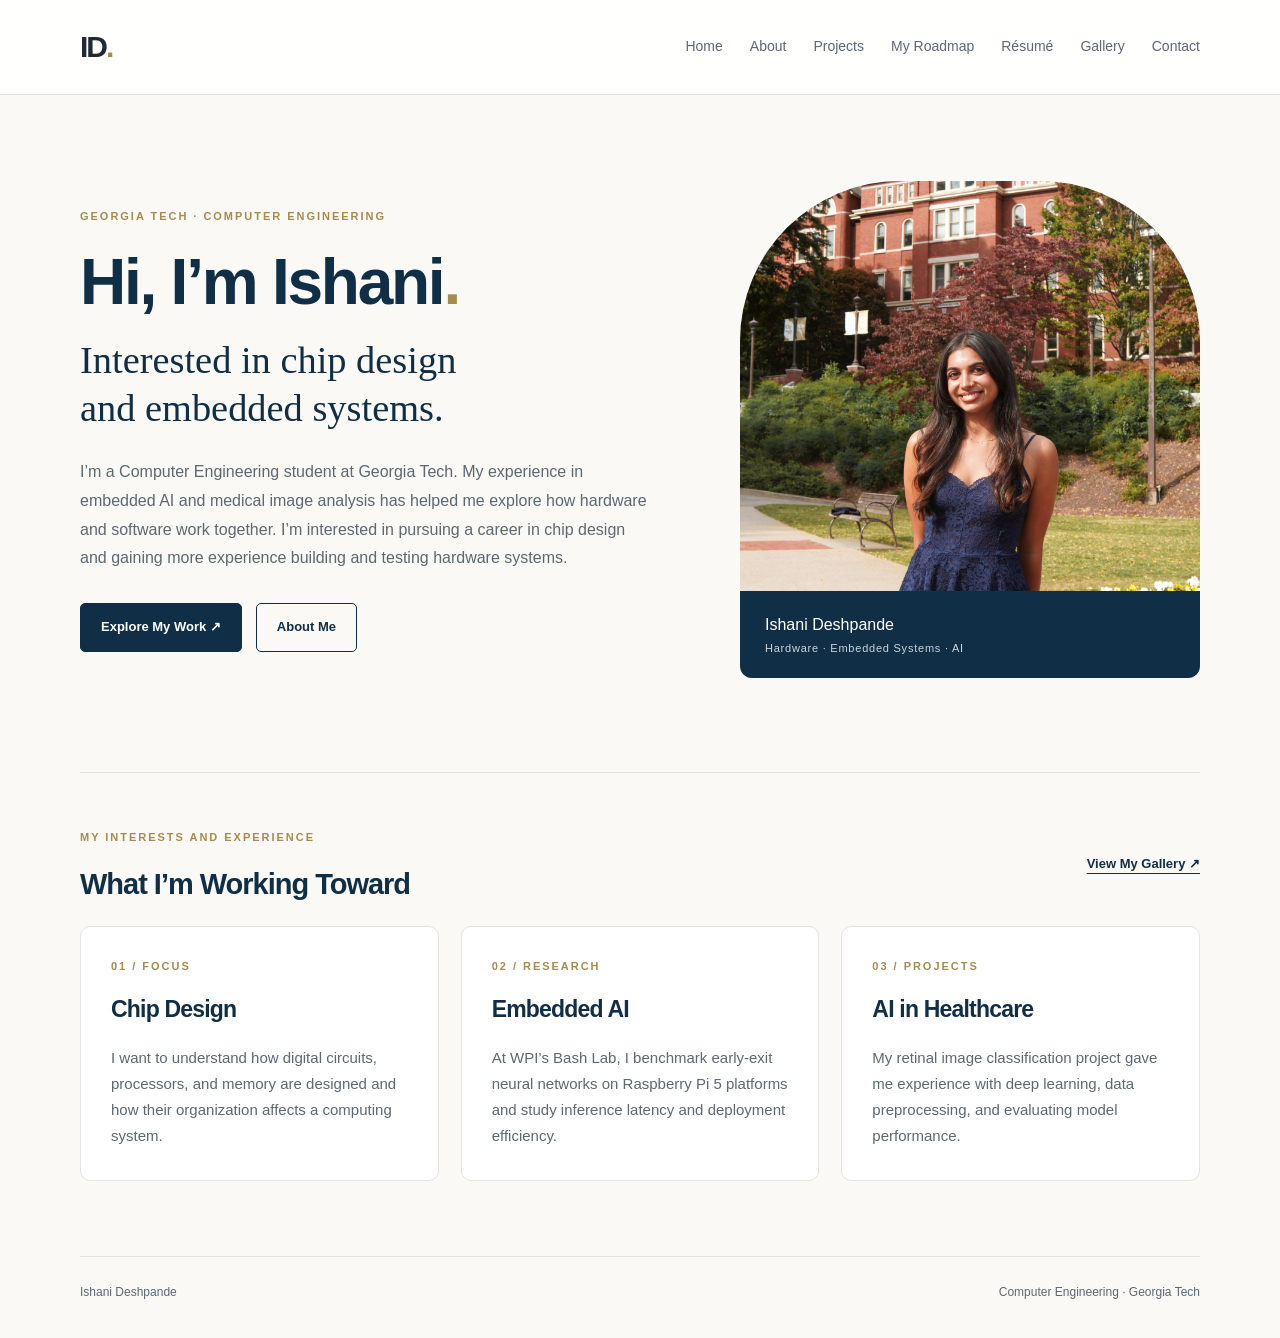
<file: index.html>
<!doctype html>
<html lang="en">
<head>
  <meta charset="utf-8">
  <meta name="viewport" content="width=device-width, initial-scale=1">
  <meta name="description"
        content="Ishani Deshpande, Computer Engineering student at Georgia Tech interested in chip design and embedded systems.">
  <title>Home | Ishani Deshpande</title>
  <link rel="stylesheet" href="style.css">
</head>

<body>
  <a class="skip" href="#main">Skip to content</a>

  <header>
    <div class="nav-wrap">
      <a class="brand" href="index.html">ID<span>.</span></a>
      <nav aria-label="Main navigation">
      <a href="index.html">Home</a>
      <a href="about.html">About</a>
      <a href="projects.html">Projects</a>
      <a href="roadmap.html">My Roadmap</a>
      <a href="resume.html">Résumé</a>
      <a href="gallery.html">Gallery</a>
      <a href="contact.html">Contact</a>
</nav>
    </div>
  </header>

  <main id="main">
    <section class="hero">
      <div>
        <p class="eyebrow">
          Georgia Tech · Computer Engineering
        </p>

        <h1>Hi, I’m Ishani<span class="gold">.</span></h1>

        <p class="hero-sub">
          Interested in chip design<br>
          and embedded systems.
        </p>

        <p class="lead">
          I’m a Computer Engineering student at Georgia Tech.
          My experience in embedded AI and medical image analysis
          has helped me explore how hardware and software work
          together. I’m interested in pursuing a career in chip
          design and gaining more experience building and testing
          hardware systems.
        </p>

        <div class="actions">
          <a class="button" href="projects.html">
            Explore My Work ↗
          </a>

          <a class="button outline" href="about.html">
            About Me
          </a>
        </div>
      </div>

      <div class="portrait-panel">
        <img
          src="assets/IMG_2342%202.JPG"
          alt="Portrait of Ishani Deshpande"
          width="440"
          height="500">

        <div class="portrait-caption">
          <span>Ishani Deshpande</span>
          <small>Hardware · Embedded Systems · AI</small>
        </div>
      </div>
    </section>

    <section class="section">
      <div class="section-top">
        <div>
          <p class="eyebrow">My Interests and Experience</p>
          <h2>What I’m Working Toward</h2>
        </div>

        <a class="text-link" href="gallery.html">
          View My Gallery ↗
        </a>
      </div>

      <div class="grid three">
        <article class="card">
          <p class="eyebrow">01 / Focus</p>
          <h2>Chip Design</h2>
          <p>
            I want to understand how digital circuits,
            processors, and memory are designed and how
            their organization affects a computing system.
          </p>
        </article>

        <article class="card">
          <p class="eyebrow">02 / Research</p>
          <h2>Embedded AI</h2>
          <p>
            At WPI’s Bash Lab, I benchmark early-exit neural
            networks on Raspberry Pi 5 platforms and study
            inference latency and deployment efficiency.
          </p>
        </article>

        <article class="card">
          <p class="eyebrow">03 / Projects</p>
          <h2>AI in Healthcare</h2>
          <p>
            My retinal image classification project gave me
            experience with deep learning, data preprocessing,
            and evaluating model performance.
          </p>
        </article>
      </div>
    </section>
  </main>

  <footer>
    <span>Ishani Deshpande</span>
    <span>Computer Engineering · Georgia Tech</span>
  </footer>
</body>
</html>
</file>
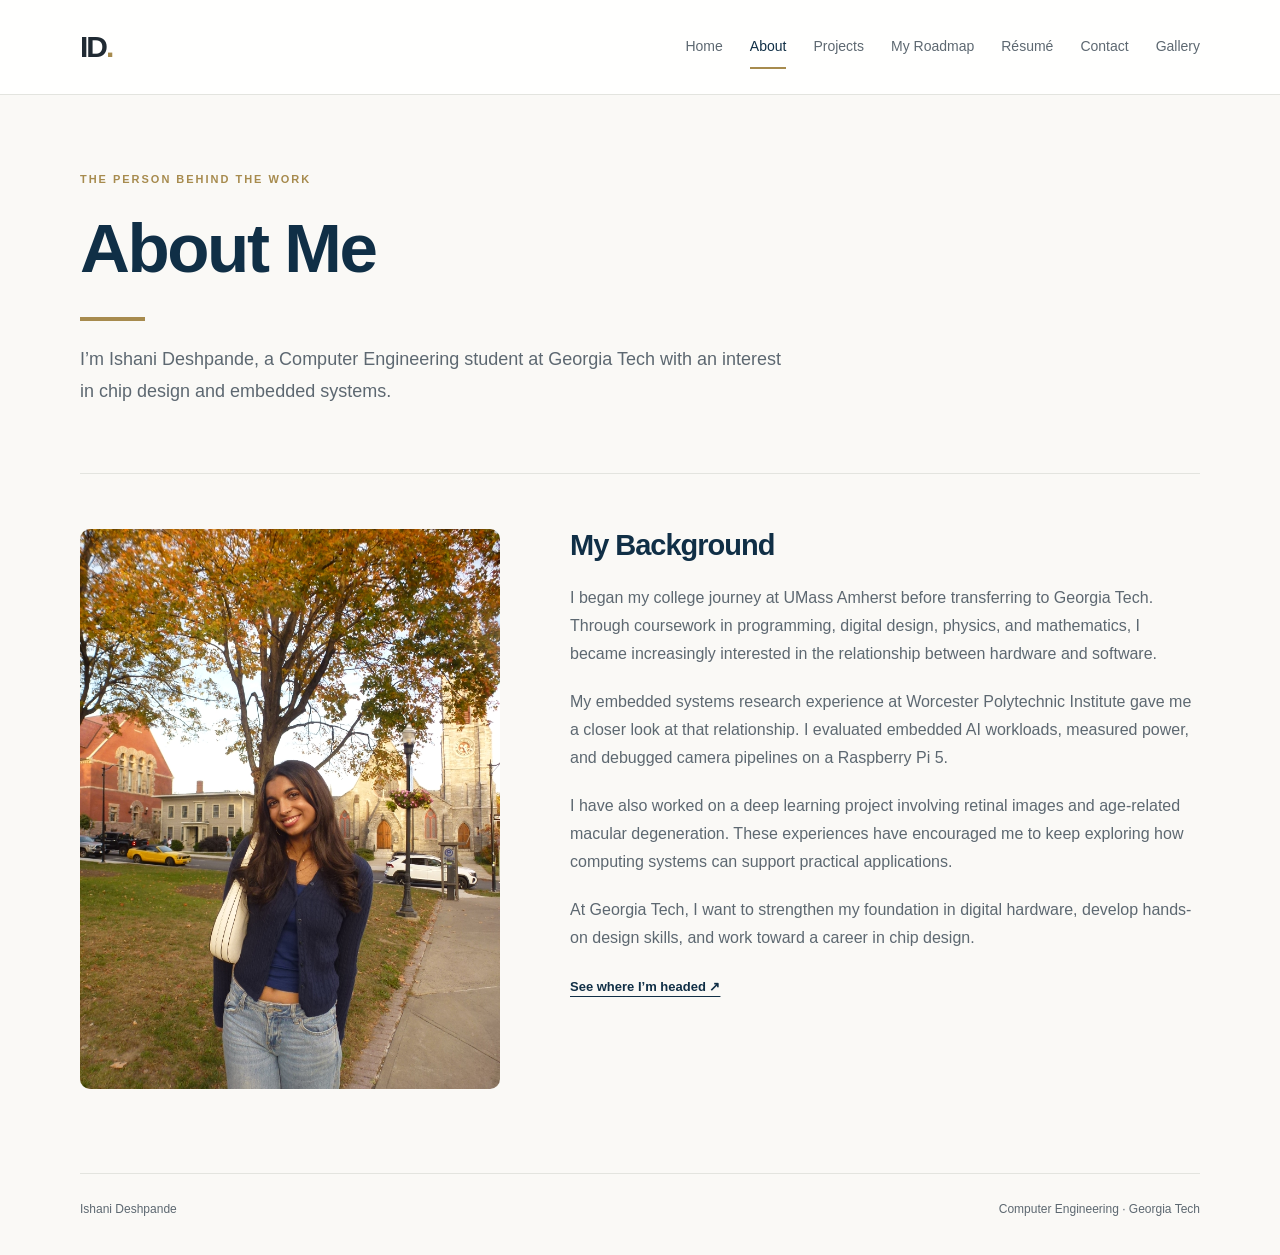
<file: about.html>
<!doctype html>
<html lang="en"><head><meta charset="utf-8"><meta name="viewport" content="width=device-width, initial-scale=1"><meta name="description" content="Ishani Deshpande — Computer Engineering student at Georgia Tech, exploring chip design and embedded systems."><title>About Me | Ishani Deshpande</title><link rel="stylesheet" href="style.css"></head><body><a class="skip" href="#main">Skip to content</a><header><div class="nav-wrap"><a class="brand" href="index.html">ID<span>.</span></a><nav aria-label="Main navigation"><a href="index.html">Home</a><a href="about.html" aria-current="page">About</a><a href="projects.html">Projects</a><a href="roadmap.html">My Roadmap</a><a href="resume.html">Résumé</a><a href="contact.html">Contact</a><a href="gallery.html">Gallery</a></nav></div></header><main id="main"><section class="page-heading"><p class="eyebrow">The person behind the work</p><h1>About Me</h1><p class="lead">I’m Ishani Deshpande, a Computer Engineering student at Georgia Tech with an interest in chip design and embedded systems.</p></section><section class="split section"><div class="about-photo"><img src="assets/P1120569.JPG" alt="Illustrated portrait placeholder" width="440" height="500"></div><div><h2>My Background</h2><p>I began my college journey at UMass Amherst before transferring to Georgia Tech. Through coursework in programming, digital design, physics, and mathematics, I became increasingly interested in the relationship between hardware and software.</p><p>My embedded systems research experience at Worcester Polytechnic Institute gave me a closer look at that relationship. I evaluated embedded AI workloads, measured power, and debugged camera pipelines on a Raspberry Pi 5.</p><p>I have also worked on a deep learning project involving retinal images and age-related macular degeneration. These experiences have encouraged me to keep exploring how computing systems can support practical applications.</p><p>At Georgia Tech, I want to strengthen my foundation in digital hardware, develop hands-on design skills, and work toward a career in chip design.</p><a class="text-link" href="roadmap.html">See where I’m headed ↗</a></div></section></main><footer><span>Ishani Deshpande</span><span>Computer Engineering · Georgia Tech</span></footer></body></html>
</file>
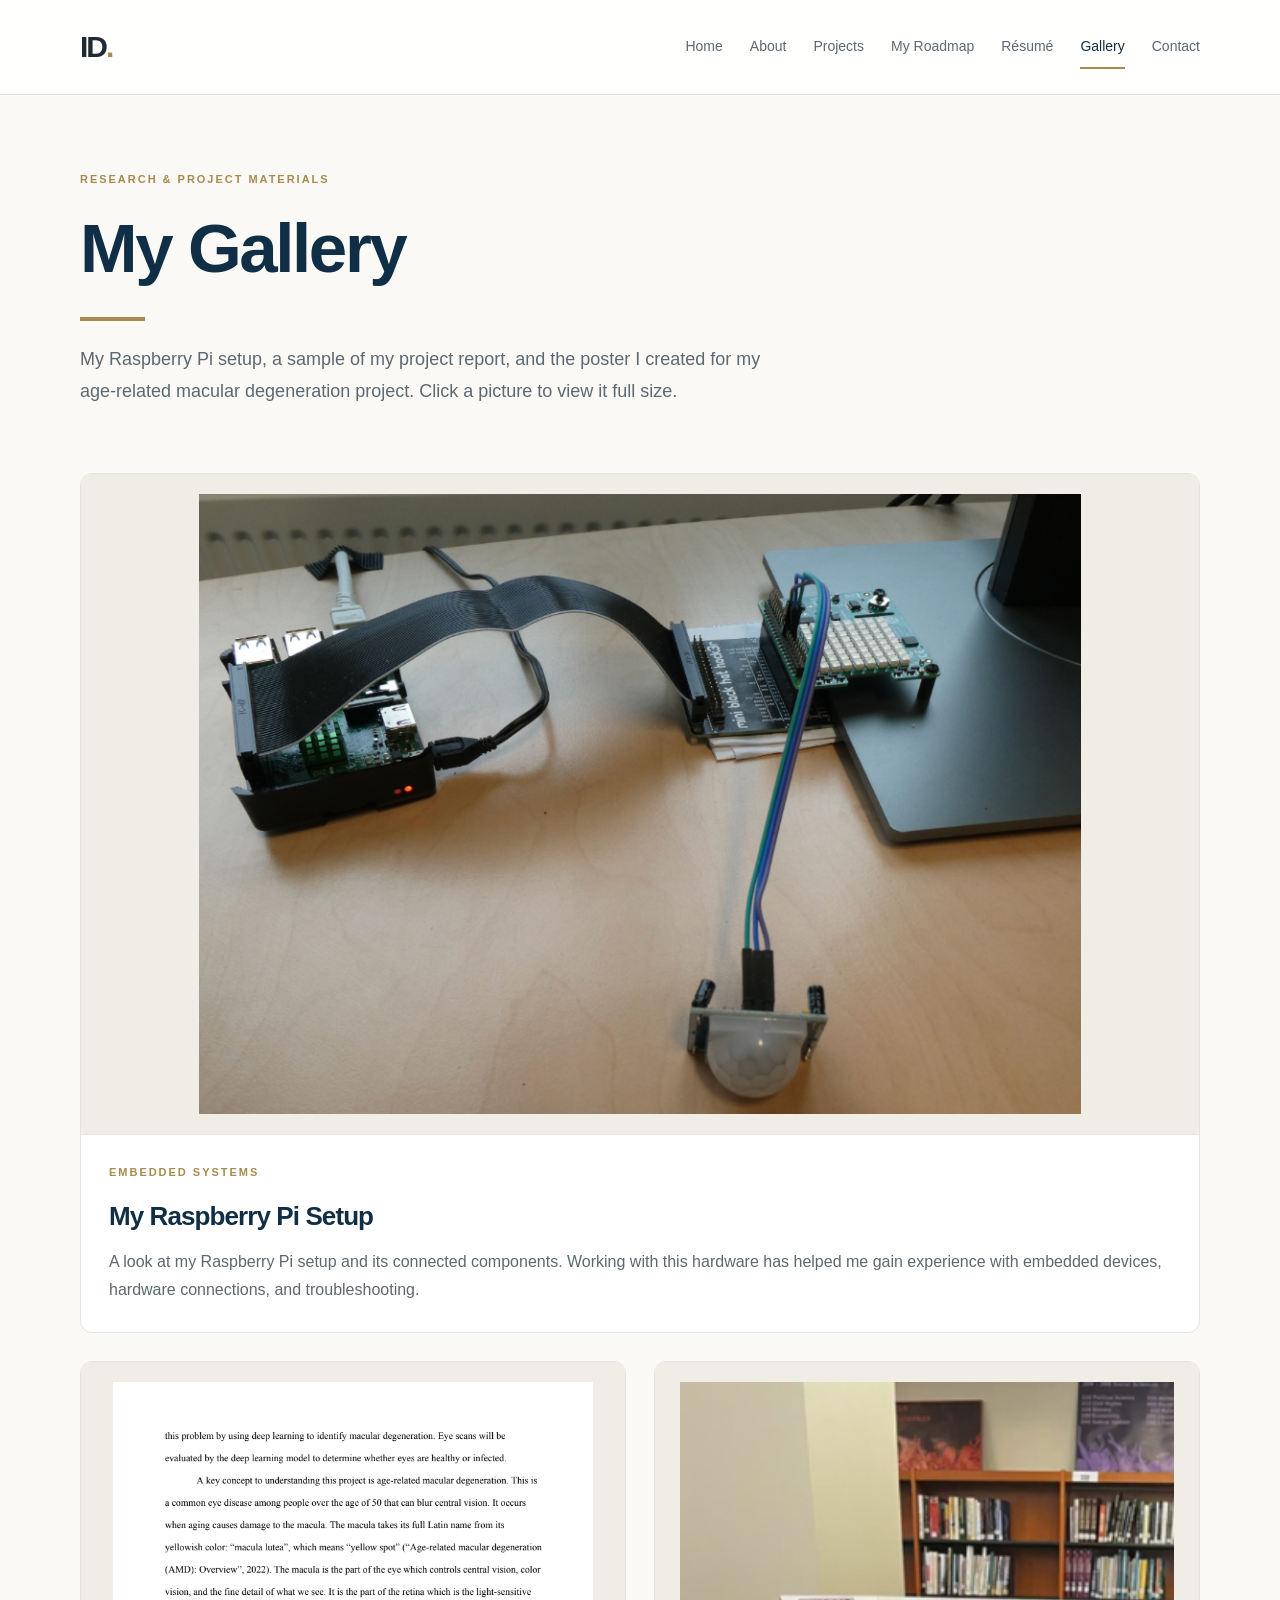
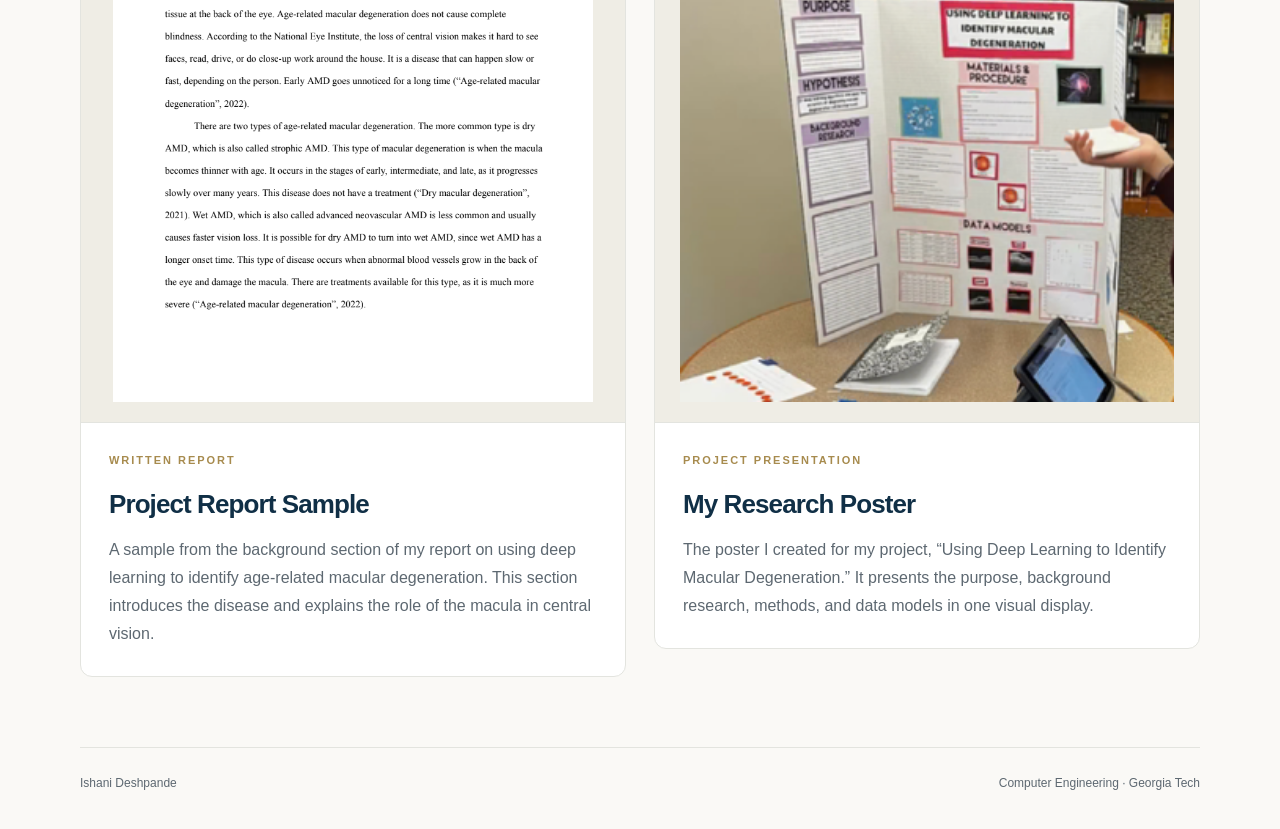
<file: gallery.html>
<!doctype html>
<html lang="en">
<head>
  <meta charset="utf-8">
  <meta name="viewport" content="width=device-width, initial-scale=1">
  <meta name="description"
        content="Ishani Deshpande’s Raspberry Pi setup and materials from her age-related macular degeneration project.">

  <title>Gallery | Ishani Deshpande</title>
  <link rel="stylesheet" href="style.css">

  <style>
    .gallery {
      display: grid;
      grid-template-columns: repeat(2, minmax(0, 1fr));
      gap: 28px;
      margin-bottom: 70px;
      align-items: start;
    }

    .gallery-item {
      margin: 0;
      overflow: hidden;
      background: white;
      border: 1px solid #e3e4df;
      border-radius: 12px;
    }

    .gallery-item.featured {
      grid-column: 1 / -1;
    }

    .image-area {
      display: block;
      padding: 20px;
      background: #efede5;
    }

    .image-area img {
      display: block;
      width: 100%;
      height: auto;
      max-height: 620px;
      object-fit: contain;
    }

    .gallery-item figcaption {
      padding: 28px;
      border-top: 1px solid #e3e4df;
    }

    .gallery-item h2 {
      font-size: 26px;
      margin-bottom: 16px;
    }

    .gallery-item figcaption > p:last-child {
      margin-bottom: 0;
      color: #5d6871;
    }

    .image-help {
      padding: 25px;
      margin: 0;
      color: #5d6871;
      background: #efede5;
    }

    .image-help[hidden] {
      display: none;
    }

    @media (max-width: 700px) {
      .gallery {
        grid-template-columns: 1fr;
      }

      .gallery-item.featured {
        grid-column: auto;
      }

      .gallery-item figcaption {
        padding: 22px;
      }
    }
  </style>
</head>

<body>
  <a class="skip" href="#main">Skip to content</a>

  <header>
    <div class="nav-wrap">
      <a class="brand" href="index.html">
        ID<span>.</span>
      </a>

      <nav aria-label="Main navigation">
        <a href="index.html">Home</a>
        <a href="about.html">About</a>
        <a href="projects.html">Projects</a>
        <a href="roadmap.html">My Roadmap</a>
        <a href="resume.html">Résumé</a>
        <a href="gallery.html" aria-current="page">Gallery</a>
        <a href="contact.html">Contact</a>
      </nav>
    </div>
  </header>

  <main id="main">
    <section class="page-heading">
      <p class="eyebrow">Research &amp; Project Materials</p>
      <h1>My Gallery</h1>

      <p class="lead">
        My Raspberry Pi setup, a sample of my project report,
        and the poster I created for my age-related macular
        degeneration project. Click a picture to view it full size.
      </p>
    </section>

    <section class="gallery" aria-label="Research gallery">

      <figure class="gallery-item featured">
        <a class="image-area"
           href="./assets/rapsberrypi.png"
           target="_blank"
           rel="noopener">
          <img
            src="./assets/rapsberrypi.png"
            alt="My Raspberry Pi setup with connected hardware and a sensor.">
        </a>

        <p class="image-help" hidden>
          This picture is temporarily unavailable.
        </p>

        <figcaption>
          <p class="eyebrow">Embedded Systems</p>
          <h2>My Raspberry Pi Setup</h2>

          <p>
            A look at my Raspberry Pi setup and its connected
            components. Working with this hardware has helped
            me gain experience with embedded devices,
            hardware connections, and troubleshooting.
          </p>
        </figcaption>
      </figure>

      <figure class="gallery-item">
        <a class="image-area"
           href="./assets/labreport.png"
           target="_blank"
           rel="noopener">
          <img
            src="./assets/labreport.png"
            alt="A sample page from my report about age-related macular degeneration.">
        </a>

        <p class="image-help" hidden>
          This picture is temporarily unavailable.
        </p>

        <figcaption>
          <p class="eyebrow">Written Report</p>
          <h2>Project Report Sample</h2>

          <p>
            A sample from the background section of my report
            on using deep learning to identify age-related
            macular degeneration. This section introduces
            the disease and explains the role of the macula
            in central vision.
          </p>
        </figcaption>
      </figure>

      <figure class="gallery-item">
        <a class="image-area"
           href="./assets/AMD.png"
           target="_blank"
           rel="noopener">
          <img
            src="./assets/AMD.png"
            alt="My poster presenting a deep learning project on identifying macular degeneration.">
        </a>

        <p class="image-help" hidden>
          This picture is temporarily unavailable.
        </p>

        <figcaption>
          <p class="eyebrow">Project Presentation</p>
          <h2>My Research Poster</h2>

          <p>
            The poster I created for my project, “Using Deep
            Learning to Identify Macular Degeneration.”
            It presents the purpose, background research,
            methods, and data models in one visual display.
          </p>
        </figcaption>
      </figure>

    </section>
  </main>

  <footer>
    <span>Ishani Deshpande</span>
    <span>Computer Engineering · Georgia Tech</span>
  </footer>

  <script>
    document.querySelectorAll(".image-area img").forEach(function (img) {
      function showImageError() {
        const link = img.closest(".image-area");
        const message = link.nextElementSibling;

        link.style.display = "none";
        message.hidden = false;
      }

      img.addEventListener("error", showImageError);

      if (img.complete && img.naturalWidth === 0) {
        showImageError();
      }
    });
  </script>
</body>
</html>
</file>
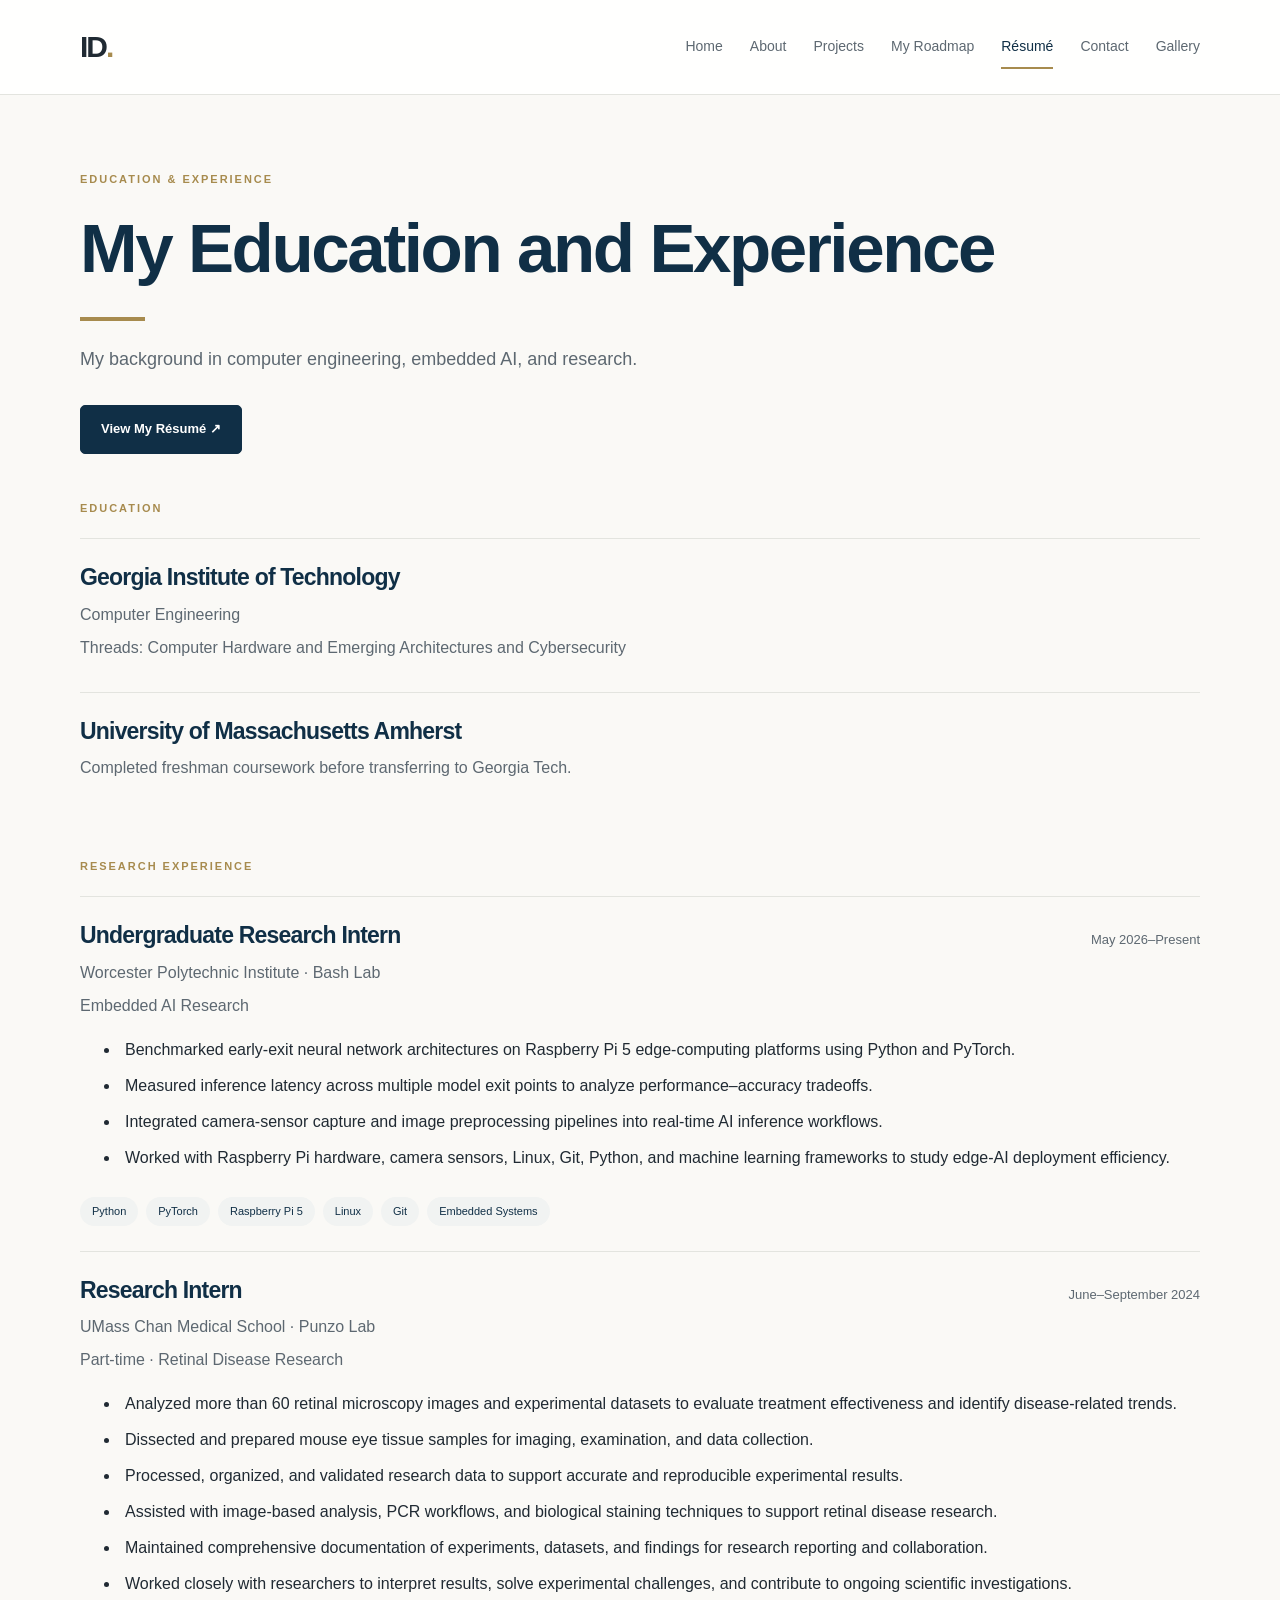
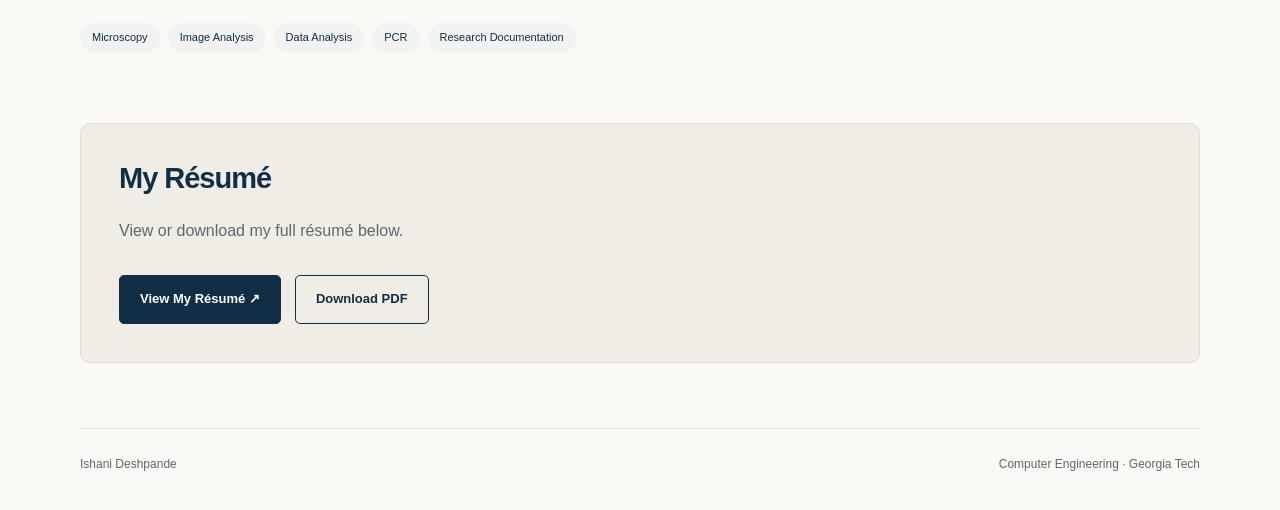
<file: resume.html>
<!doctype html>
<html lang="en">
<head>
  <meta charset="utf-8">
  <meta name="viewport" content="width=device-width, initial-scale=1">
  <meta name="description" content="Ishani Deshpande’s education and research experience in embedded AI, computer engineering, and retinal disease research.">
  <title>Résumé | Ishani Deshpande</title>
  <link rel="stylesheet" href="style.css">
</head>

<body>
  <a class="skip" href="#main">Skip to content</a>

  <header>
    <div class="nav-wrap">
      <a class="brand" href="index.html">ID<span>.</span></a>

      <nav aria-label="Main navigation">
        <a href="index.html">Home</a>
        <a href="about.html">About</a>
        <a href="projects.html">Projects</a>
        <a href="roadmap.html">My Roadmap</a>
        <a href="resume.html" aria-current="page">Résumé</a>
        <a href="contact.html">Contact</a>
        <a href="gallery.html">Gallery</a>
      </nav>
    </div>
  </header>

  <main id="main">
    <section class="page-heading">
      <p class="eyebrow">Education &amp; Experience</p>
      <h1>My Education and Experience</h1>
      <p class="lead">
        My background in computer engineering, embedded AI,
        and research.
      </p>

      <div class="actions">
        <a class="button"
           href="Ishani%20Deshpande%20Resume%20Georgia%20Tech.pdf"
           target="_blank"
           rel="noopener">
          View My Résumé ↗
        </a>
      </div>
    </section>

    <section class="resume-section" aria-label="Education">
      <p class="eyebrow">Education</p>

      <div class="resume-row">
        <h2>Georgia Institute of Technology</h2>
        <p>Computer Engineering</p>
        <p>
          Threads: Computer Hardware and Emerging Architectures
          and Cybersecurity
        </p>
      </div>

      <div class="resume-row">
        <h2>University of Massachusetts Amherst</h2>
        <p>
          Completed freshman coursework before transferring
          to Georgia Tech.
        </p>
      </div>
    </section>

    <section class="resume-section" aria-label="Research experience">
      <p class="eyebrow">Research Experience</p>

      <article class="resume-row">
        <div class="section-top">
          <h2>Undergraduate Research Intern</h2>
          <span>May 2026–Present</span>
        </div>

        <p class="organization">
          Worcester Polytechnic Institute · Bash Lab
        </p>

        <p>Embedded AI Research</p>

        <ul>
          <li>
            Benchmarked early-exit neural network architectures
            on Raspberry Pi 5 edge-computing platforms using
            Python and PyTorch.
          </li>

          <li>
            Measured inference latency across multiple model
            exit points to analyze performance–accuracy tradeoffs.
          </li>

          <li>
            Integrated camera-sensor capture and image preprocessing
            pipelines into real-time AI inference workflows.
          </li>

          <li>
            Worked with Raspberry Pi hardware, camera sensors,
            Linux, Git, Python, and machine learning frameworks
            to study edge-AI deployment efficiency.
          </li>
        </ul>

        <div class="tags">
          <span>Python</span>
          <span>PyTorch</span>
          <span>Raspberry Pi 5</span>
          <span>Linux</span>
          <span>Git</span>
          <span>Embedded Systems</span>
        </div>
      </article>

      <article class="resume-row">
        <div class="section-top">
          <h2>Research Intern</h2>
          <span>June–September 2024</span>
        </div>

        <p class="organization">
          UMass Chan Medical School · Punzo Lab
        </p>

        <p>Part-time · Retinal Disease Research</p>

        <ul>
          <li>
            Analyzed more than 60 retinal microscopy images
            and experimental datasets to evaluate treatment
            effectiveness and identify disease-related trends.
          </li>

          <li>
            Dissected and prepared mouse eye tissue samples
            for imaging, examination, and data collection.
          </li>

          <li>
            Processed, organized, and validated research data
            to support accurate and reproducible experimental
            results.
          </li>

          <li>
            Assisted with image-based analysis, PCR workflows,
            and biological staining techniques to support
            retinal disease research.
          </li>

          <li>
            Maintained comprehensive documentation of experiments,
            datasets, and findings for research reporting
            and collaboration.
          </li>

          <li>
            Worked closely with researchers to interpret results,
            solve experimental challenges, and contribute to
            ongoing scientific investigations.
          </li>
        </ul>

        <div class="tags">
          <span>Microscopy</span>
          <span>Image Analysis</span>
          <span>Data Analysis</span>
          <span>PCR</span>
          <span>Research Documentation</span>
        </div>
      </article>
    </section>

    <section class="callout">
      <h2>My Résumé</h2>
      <p>View or download my full résumé below.</p>

      <div class="actions">
        <a class="button"
           href="Ishani%20Deshpande%20Resume%20Georgia%20Tech.pdf"
           target="_blank"
           rel="noopener">
          View My Résumé ↗
        </a>

        <a class="button outline"
           href="Ishani%20Deshpande%20Resume%20Georgia%20Tech.pdf"
           download="Ishani_Deshpande_Resume.pdf">
          Download PDF
        </a>
      </div>
    </section>
  </main>

  <footer>
    <span>Ishani Deshpande</span>
    <span>Computer Engineering · Georgia Tech</span>
  </footer>
</body>
</html>
</file>
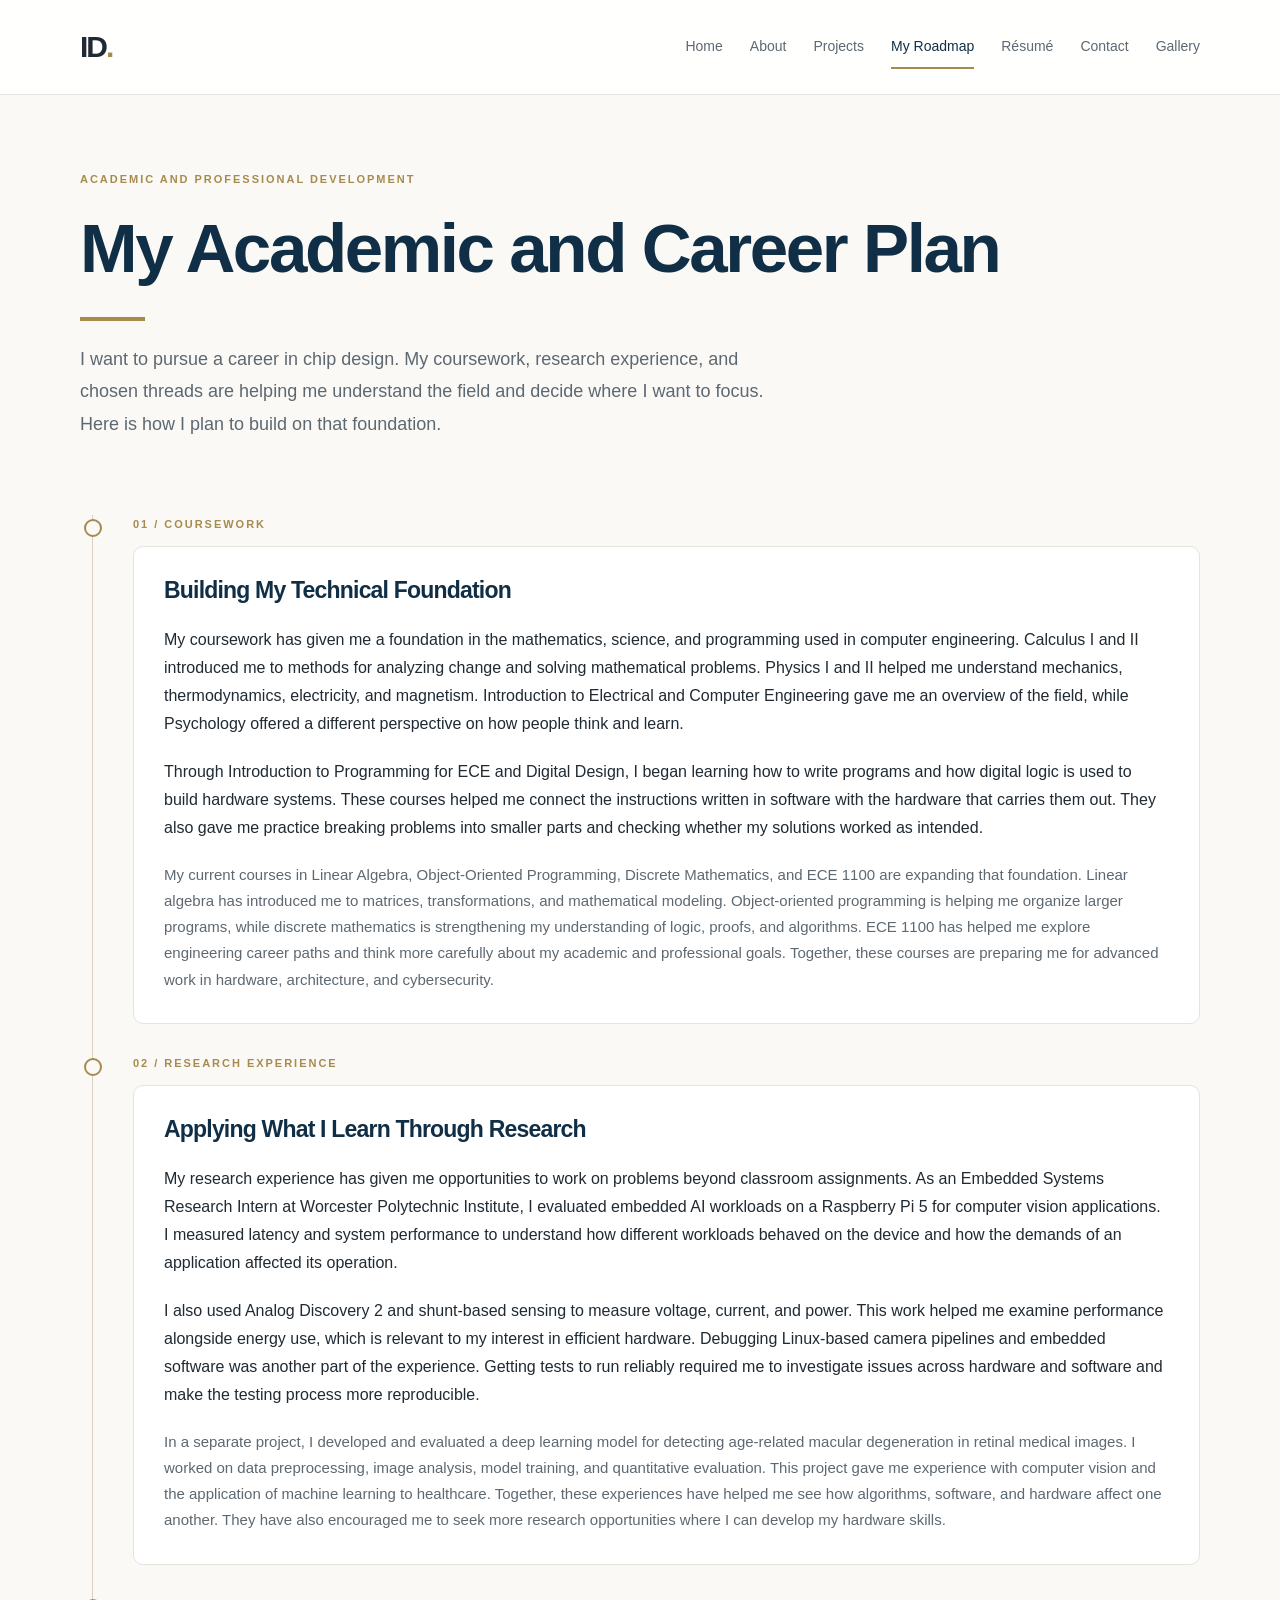
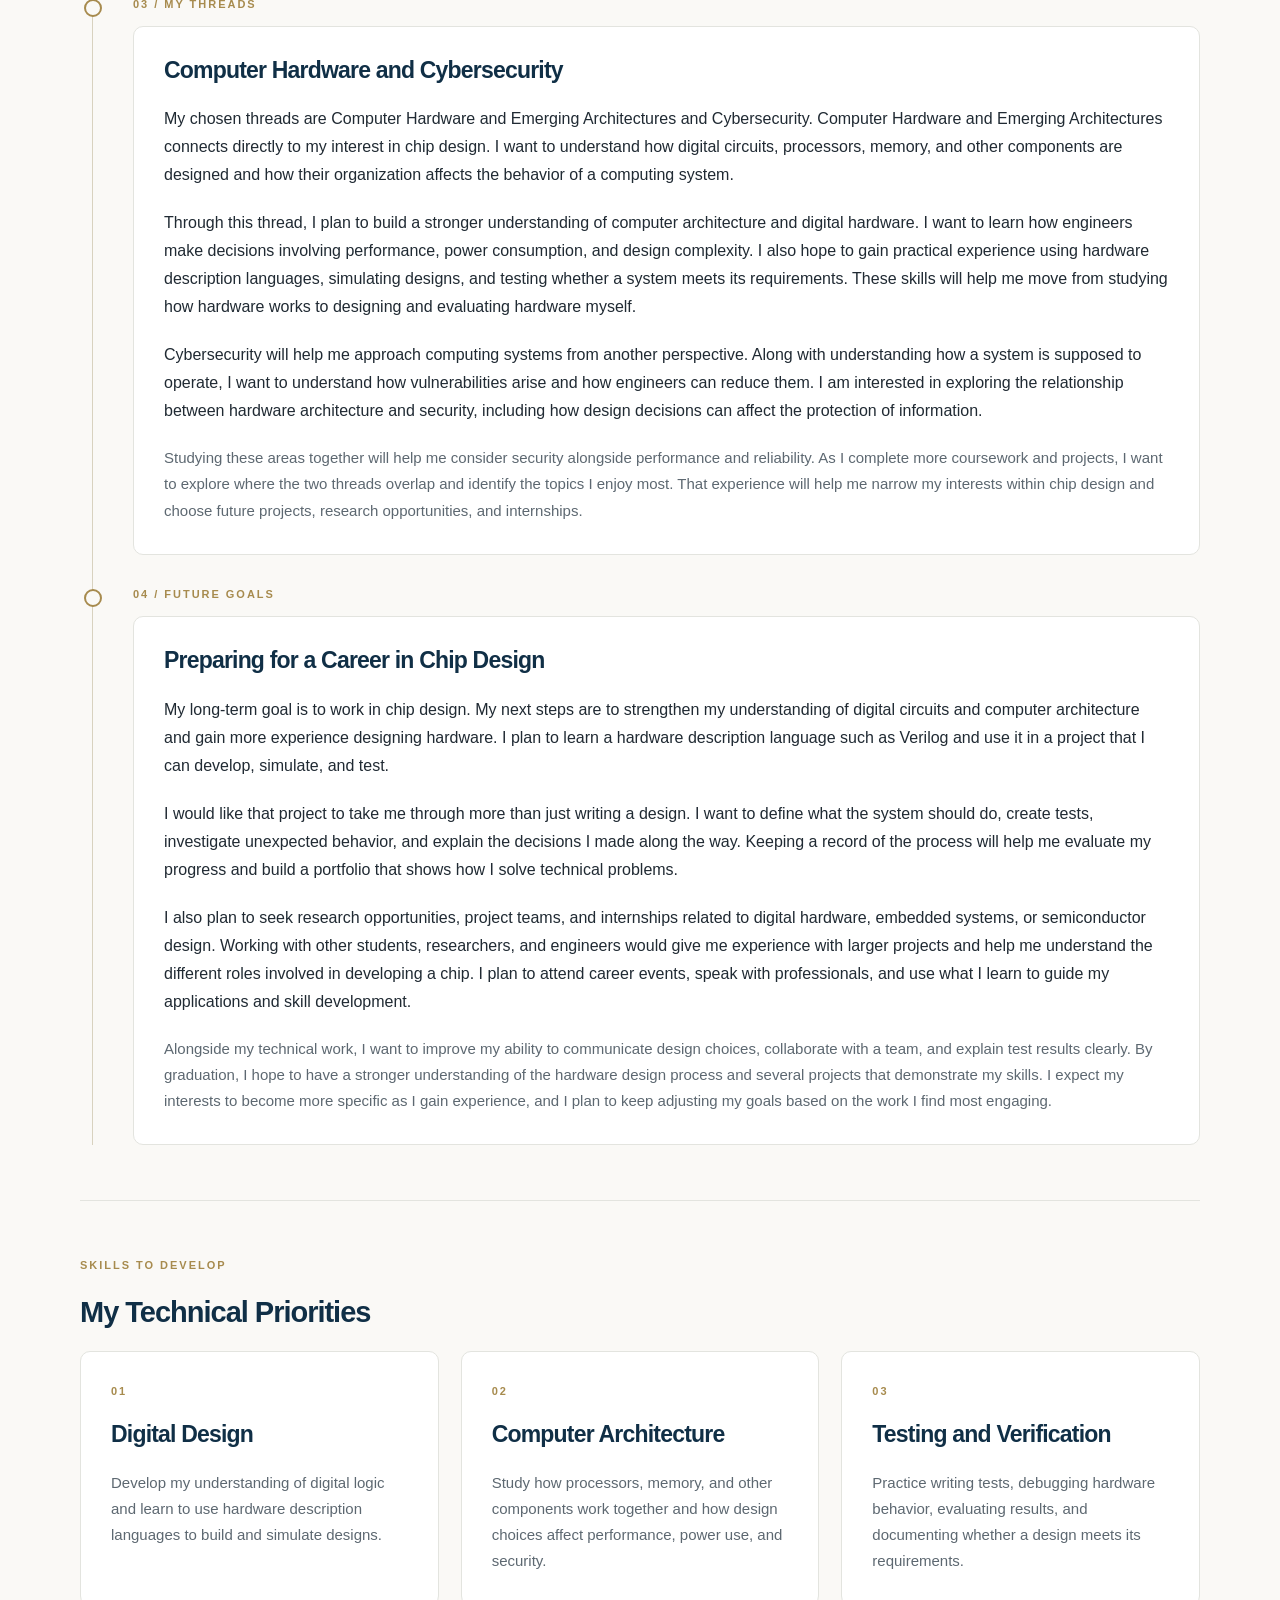
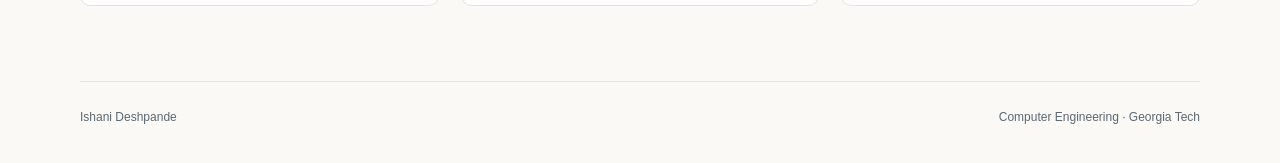
<file: roadmap.html>
<!doctype html>
<html lang="en">
<head>
  <meta charset="utf-8">
  <meta name="viewport" content="width=device-width, initial-scale=1">
  <meta name="description" content="Ishani Deshpande — Computer Engineering student at Georgia Tech interested in chip design, computer hardware, and cybersecurity.">
  <title>My Roadmap | Ishani Deshpande</title>
  <link rel="stylesheet" href="style.css">
</head>

<body>
  <a class="skip" href="#main">Skip to content</a>

  <header>
    <div class="nav-wrap">
      <a class="brand" href="index.html">ID<span>.</span></a>

      <nav aria-label="Main navigation">
        <a href="index.html">Home</a>
        <a href="about.html">About</a>
        <a href="projects.html">Projects</a>
        <a href="roadmap.html" aria-current="page">My Roadmap</a>
        <a href="resume.html">Résumé</a>
        <a href="contact.html">Contact</a>
        <a href="gallery.html">Gallery</a>
      </nav>
    </div>
  </header>

  <main id="main">
    <section class="page-heading">
      <p class="eyebrow">Academic and Professional Development</p>
      <h1>My Academic and Career Plan</h1>
      <p class="lead">
        I want to pursue a career in chip design. My coursework,
        research experience, and chosen threads are helping me
        understand the field and decide where I want to focus.
        Here is how I plan to build on that foundation.
      </p>
    </section>

    <section class="timeline" aria-label="Academic and career development">
      <article class="timeline-step">
        <p class="eyebrow">01 / Coursework</p>

        <div class="card">
          <h2>Building My Technical Foundation</h2>

          <p>
            My coursework has given me a foundation in the mathematics,
            science, and programming used in computer engineering.
            Calculus I and II introduced me to methods for analyzing
            change and solving mathematical problems. Physics I and II
            helped me understand mechanics, thermodynamics, electricity,
            and magnetism. Introduction to Electrical and Computer
            Engineering gave me an overview of the field, while Psychology
            offered a different perspective on how people think and learn.
          </p>

          <p>
            Through Introduction to Programming for ECE and Digital
            Design, I began learning how to write programs and how
            digital logic is used to build hardware systems. These
            courses helped me connect the instructions written in
            software with the hardware that carries them out. They also
            gave me practice breaking problems into smaller parts and
            checking whether my solutions worked as intended.
          </p>

          <p>
            My current courses in Linear Algebra, Object-Oriented
            Programming, Discrete Mathematics, and ECE 1100 are expanding
            that foundation. Linear algebra has introduced me to matrices,
            transformations, and mathematical modeling. Object-oriented
            programming is helping me organize larger programs, while
            discrete mathematics is strengthening my understanding of
            logic, proofs, and algorithms. ECE 1100 has helped me explore
            engineering career paths and think more carefully about my
            academic and professional goals. Together, these courses are
            preparing me for advanced work in hardware, architecture,
            and cybersecurity.
          </p>
        </div>
      </article>

      <article class="timeline-step">
        <p class="eyebrow">02 / Research Experience</p>

        <div class="card">
          <h2>Applying What I Learn Through Research</h2>

          <p>
            My research experience has given me opportunities to work
            on problems beyond classroom assignments. As an Embedded
            Systems Research Intern at Worcester Polytechnic Institute,
            I evaluated embedded AI workloads on a Raspberry Pi 5 for
            computer vision applications. I measured latency and system
            performance to understand how different workloads behaved
            on the device and how the demands of an application affected
            its operation.
          </p>

          <p>
            I also used Analog Discovery 2 and shunt-based sensing to
            measure voltage, current, and power. This work helped me
            examine performance alongside energy use, which is relevant
            to my interest in efficient hardware. Debugging Linux-based
            camera pipelines and embedded software was another part of
            the experience. Getting tests to run reliably required me
            to investigate issues across hardware and software and make
            the testing process more reproducible.
          </p>

          <p>
            In a separate project, I developed and evaluated a deep
            learning model for detecting age-related macular degeneration
            in retinal medical images. I worked on data preprocessing,
            image analysis, model training, and quantitative evaluation.
            This project gave me experience with computer vision and
            the application of machine learning to healthcare. Together,
            these experiences have helped me see how algorithms, software,
            and hardware affect one another. They have also encouraged
            me to seek more research opportunities where I can develop
            my hardware skills.
          </p>
        </div>
      </article>

      <article class="timeline-step">
        <p class="eyebrow">03 / My Threads</p>

        <div class="card">
          <h2>Computer Hardware and Cybersecurity</h2>

          <p>
            My chosen threads are Computer Hardware and Emerging
            Architectures and Cybersecurity. Computer Hardware and
            Emerging Architectures connects directly to my interest
            in chip design. I want to understand how digital circuits,
            processors, memory, and other components are designed and
            how their organization affects the behavior of a computing
            system.
          </p>

          <p>
            Through this thread, I plan to build a stronger understanding
            of computer architecture and digital hardware. I want to
            learn how engineers make decisions involving performance,
            power consumption, and design complexity. I also hope to
            gain practical experience using hardware description
            languages, simulating designs, and testing whether a system
            meets its requirements. These skills will help me move from
            studying how hardware works to designing and evaluating
            hardware myself.
          </p>

          <p>
            Cybersecurity will help me approach computing systems from
            another perspective. Along with understanding how a system
            is supposed to operate, I want to understand how vulnerabilities
            arise and how engineers can reduce them. I am interested in
            exploring the relationship between hardware architecture
            and security, including how design decisions can affect
            the protection of information.
          </p>

          <p>
            Studying these areas together will help me consider security
            alongside performance and reliability. As I complete more
            coursework and projects, I want to explore where the two
            threads overlap and identify the topics I enjoy most.
            That experience will help me narrow my interests within
            chip design and choose future projects, research opportunities,
            and internships.
          </p>
        </div>
      </article>

      <article class="timeline-step">
        <p class="eyebrow">04 / Future Goals</p>

        <div class="card">
          <h2>Preparing for a Career in Chip Design</h2>

          <p>
            My long-term goal is to work in chip design. My next steps
            are to strengthen my understanding of digital circuits and
            computer architecture and gain more experience designing
            hardware. I plan to learn a hardware description language
            such as Verilog and use it in a project that I can develop,
            simulate, and test.
          </p>

          <p>
            I would like that project to take me through more than just
            writing a design. I want to define what the system should
            do, create tests, investigate unexpected behavior, and
            explain the decisions I made along the way. Keeping a record
            of the process will help me evaluate my progress and build
            a portfolio that shows how I solve technical problems.
          </p>

          <p>
            I also plan to seek research opportunities, project teams,
            and internships related to digital hardware, embedded
            systems, or semiconductor design. Working with other students,
            researchers, and engineers would give me experience with
            larger projects and help me understand the different roles
            involved in developing a chip. I plan to attend career events,
            speak with professionals, and use what I learn to guide my
            applications and skill development.
          </p>

          <p>
            Alongside my technical work, I want to improve my ability
            to communicate design choices, collaborate with a team,
            and explain test results clearly. By graduation, I hope
            to have a stronger understanding of the hardware design
            process and several projects that demonstrate my skills.
            I expect my interests to become more specific as I gain
            experience, and I plan to keep adjusting my goals based
            on the work I find most engaging.
          </p>
        </div>
      </article>
    </section>

    <section class="section">
      <p class="eyebrow">Skills to Develop</p>
      <h2>My Technical Priorities</h2>

      <div class="grid three">
        <article class="card">
          <p class="eyebrow">01</p>
          <h2>Digital Design</h2>
          <p>
            Develop my understanding of digital logic and learn to use
            hardware description languages to build and simulate designs.
          </p>
        </article>

        <article class="card">
          <p class="eyebrow">02</p>
          <h2>Computer Architecture</h2>
          <p>
            Study how processors, memory, and other components work
            together and how design choices affect performance,
            power use, and security.
          </p>
        </article>

        <article class="card">
          <p class="eyebrow">03</p>
          <h2>Testing and Verification</h2>
          <p>
            Practice writing tests, debugging hardware behavior,
            evaluating results, and documenting whether a design
            meets its requirements.
          </p>
        </article>
      </div>
    </section>
  </main>

  <footer>
    <span>Ishani Deshpande</span>
    <span>Computer Engineering · Georgia Tech</span>
  </footer>
</body>
</html>
</file>
<file: style.css>
*{box-sizing:border-box} :root{--navy:#102f46;--gold:#a78b4e;--ink:#202a33;--muted:#5d6871;--paper:#faf9f6;--line:#e3e4df}body{margin:0;background:var(--paper);color:var(--ink);font-family:Arial,Helvetica,sans-serif;font-size:16px;line-height:1.75}a{color:inherit}header{background:#ffffffed;border-bottom:1px solid var(--line)}.nav-wrap,main,footer{width:min(1120px,calc(100% - 64px));margin:auto}.nav-wrap{display:flex;align-items:center;justify-content:space-between;gap:30px;min-height:94px}.brand{font-size:30px;font-weight:800;text-decoration:none;letter-spacing:-2px}.brand span,.gold{color:var(--gold)}nav{display:flex;gap:27px;flex-wrap:wrap}nav a{font-size:14px;text-decoration:none;color:var(--muted);padding:9px 0;border-bottom:2px solid transparent}nav a:hover,nav a[aria-current]{border-color:var(--gold);color:var(--navy)}h1,h2,h3{color:var(--navy);line-height:1.15;margin:0 0 22px;letter-spacing:-.035em}h1{font-size:clamp(42px,5.4vw,70px)}h2{font-size:29px}p{margin:0 0 20px}.eyebrow{font-size:11px;font-weight:700;text-transform:uppercase;letter-spacing:.18em;color:var(--gold);margin-bottom:20px}.lead{font-size:18px;color:var(--muted);max-width:720px;line-height:1.8}.hero{display:grid;grid-template-columns:1.25fr 1fr;align-items:center;gap:85px;padding:86px 0 94px}.hero h1{font-size:clamp(42px,5vw,64px);margin-bottom:16px}.hero-sub{font-family:Georgia,serif;font-size:clamp(27px,3vw,39px);line-height:1.25;color:var(--navy);margin-bottom:26px}.hero .lead{font-size:16px}.portrait-panel{background:#eae8df;border-radius:160px 160px 12px 12px;overflow:hidden;position:relative}.portrait-panel img{display:block;width:100%;height:410px;object-fit:cover}.portrait-caption{background:var(--navy);color:white;padding:20px 25px}.portrait-caption span,.portrait-caption small{display:block}.portrait-caption small{color:#cbd5da;font-size:11px;letter-spacing:.07em}.actions{display:flex;gap:14px;flex-wrap:wrap;margin-top:30px}.button{display:inline-flex;align-items:center;gap:24px;background:var(--navy);color:white;border:1px solid var(--navy);border-radius:5px;text-decoration:none;padding:12px 20px;font-size:13px;font-weight:700;transition:transform .2s}.button:hover{transform:translateY(-2px)}.outline{background:transparent;color:var(--navy)}.section{padding:55px 0 75px;border-top:1px solid var(--line)}.section-top{display:flex;align-items:center;justify-content:space-between;gap:20px;margin-bottom:25px}.section-top h2{margin-bottom:0}.text-link{font-size:13px;font-weight:700;color:var(--navy);text-underline-offset:5px}.grid{display:grid;gap:22px}.three{grid-template-columns:repeat(3,1fr)}.card{background:#fff;border:1px solid var(--line);padding:30px;border-radius:10px}.card h2{font-size:23px}.card p:last-child{margin:0;color:var(--muted);font-size:15px}.page-heading{padding:75px 0 45px}.page-heading h1:after{content:'';display:block;width:65px;height:4px;background:var(--gold);margin-top:28px}.split{display:grid;grid-template-columns:.8fr 1.2fr;gap:70px}.split p{color:var(--muted)}.about-photo img{width:100%;height:auto;border-radius:10px}.project-stack{display:grid;gap:24px;margin:0 0 55px}.project{display:grid;grid-template-columns:70px 1fr;gap:25px;background:white;padding:40px;border:1px solid var(--line);border-radius:12px}.project-number{font-family:Georgia,serif;font-size:42px;color:var(--gold);line-height:1.2}.project p{max-width:800px}.project p:not(.eyebrow){color:var(--muted)}.tags{display:flex;flex-wrap:wrap;gap:8px;margin-top:25px}.tags span{font-size:11px;background:#f1f3f2;color:var(--navy);padding:5px 12px;border-radius:30px}.callout{background:#efede5;border:1px solid #e0ddcf;padding:38px;border-radius:10px;margin-bottom:65px}.callout p{max-width:720px;color:var(--muted)}.timeline{margin:10px 0 55px 12px;border-left:1px solid #d8d2bf;padding-left:40px}.timeline-step{position:relative;padding-bottom:30px}.timeline-step:before{content:'';position:absolute;left:-49px;top:4px;width:14px;height:14px;background:var(--paper);border:2px solid var(--gold);border-radius:50%}.timeline-step:last-child{padding-bottom:0}.timeline-step .eyebrow{margin-bottom:12px}.resume-section{margin-bottom:45px}.resume-row{padding:25px 0;border-top:1px solid var(--line)}.resume-row h2{font-size:23px;margin-bottom:10px}.resume-row .section-top{margin:0}.resume-row .section-top span{font-size:13px;color:var(--muted)}.resume-row p{margin-bottom:5px;color:var(--muted)}li{padding-left:5px;margin:8px 0}.contact-grid{display:grid;grid-template-columns:1fr 1fr;gap:24px;margin:15px 0 110px}.contact-card{display:block;text-decoration:none;background:white;border:1px solid var(--line);border-radius:10px;padding:36px}.contact-card p:last-child{color:var(--muted);margin:0}.contact-card h2 span{float:right;color:var(--gold)}a.contact-card:hover{border-color:var(--gold)}footer{display:flex;justify-content:space-between;gap:20px;padding:25px 0 35px;border-top:1px solid var(--line);font-size:12px;color:var(--muted)}.skip{position:absolute;left:10px;top:-100px;background:white;padding:10px;z-index:10}.skip:focus{top:10px}:focus-visible{outline:3px solid var(--gold);outline-offset:5px}@media(max-width:850px){.nav-wrap{align-items:flex-start;padding:20px 0;gap:20px}nav{gap:9px 19px;justify-content:flex-end}.hero{gap:30px;padding:55px 0}.portrait-panel img{height:330px}.three{grid-template-columns:1fr}.split{gap:30px}.section-top{align-items:flex-start}}@media(max-width:600px){.nav-wrap,main,footer{width:calc(100% - 36px)}.nav-wrap{display:block}.brand{display:inline-block;margin-bottom:10px}nav{justify-content:flex-start;gap:6px 20px}nav a{font-size:12px}.hero,.split,.contact-grid{grid-template-columns:1fr}.hero{padding:44px 0;gap:35px}.portrait-panel{max-width:360px;width:100%;margin:auto}.hero-sub br{display:none}.page-heading{padding-top:45px}h2{font-size:25px}.project{padding:24px;grid-template-columns:1fr;gap:12px}.project-number{font-size:30px}.timeline{padding-left:25px}.timeline-step:before{left:-34px}.card,.callout,.contact-card{padding:24px}.section-top{flex-direction:column;gap:10px}.resume-row .section-top{gap:0}footer{flex-direction:column;gap:2px}.contact-grid{margin-bottom:55px}}@media(prefers-reduced-motion:reduce){*{transition:none!important}}
</file>
